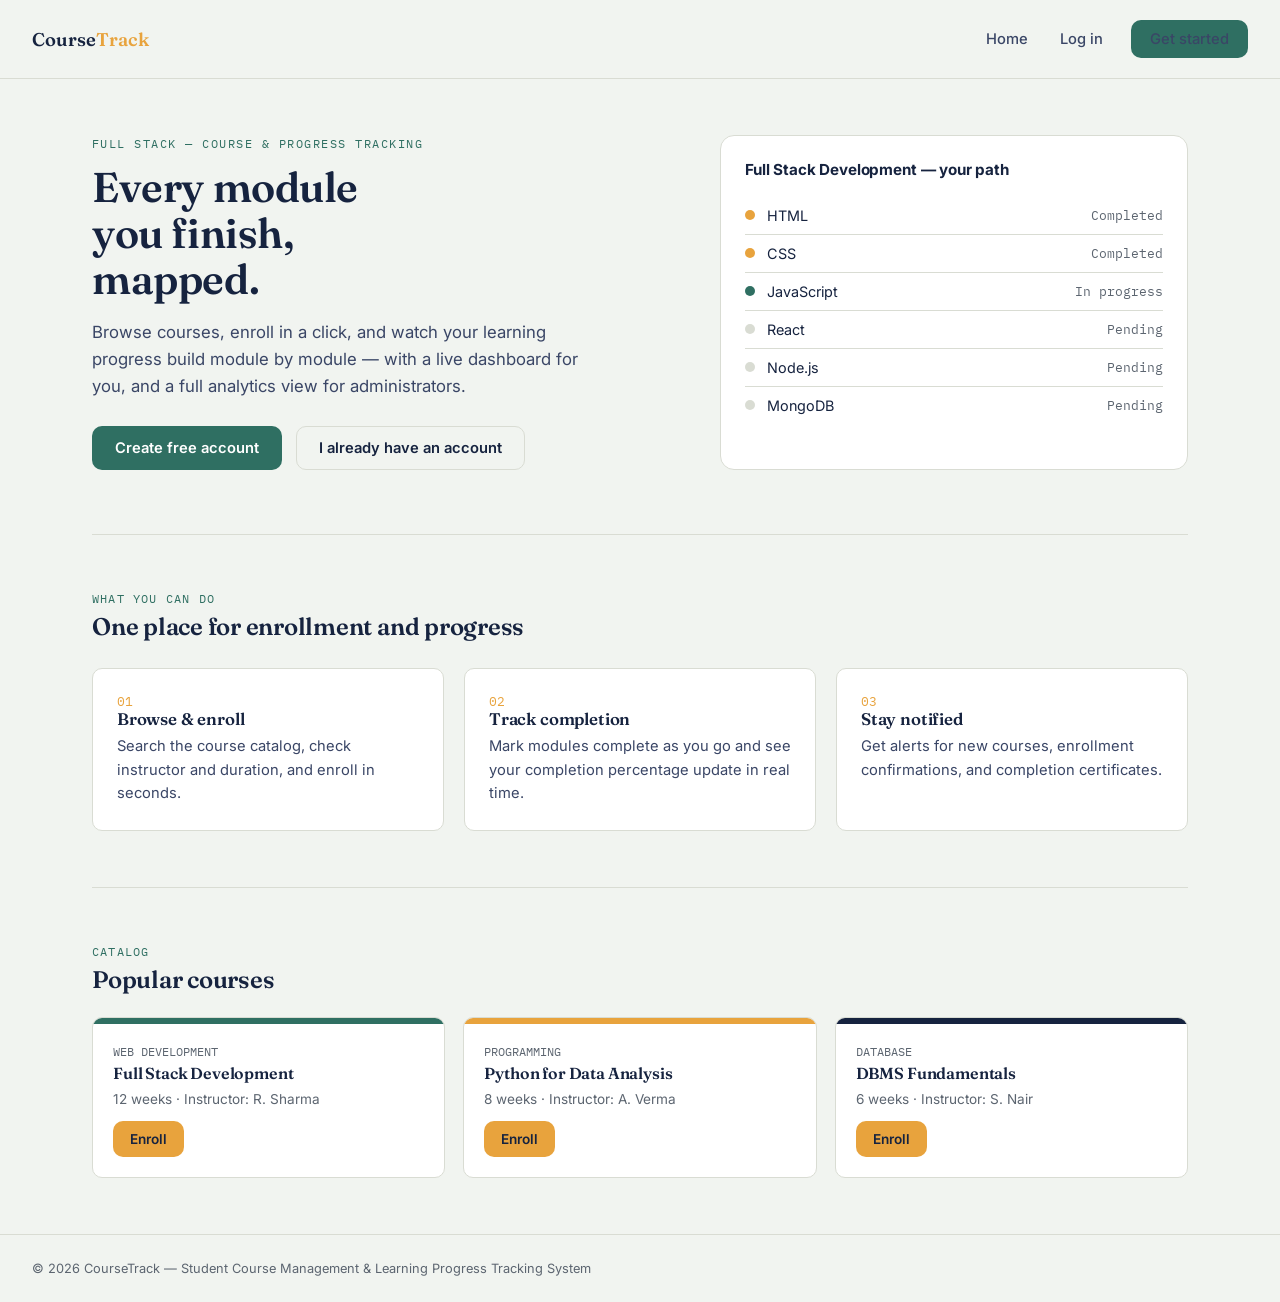
<file: index.html>
<!DOCTYPE html>
<html lang="en">
<head>
<meta charset="UTF-8">
<meta name="viewport" content="width=device-width, initial-scale=1.0">
<title>CourseTrack — Learn, enroll, track your progress</title>
<link rel="stylesheet" href="css/style.css">
</head>
<body>

  <header class="topbar">
    <div class="brand">Course<span>Track</span></div>
    <nav>
      <a href="index.html">Home</a>
      <a href="login.html">Log in</a>
      <a href="register.html" class="btn btn-primary" style="margin-left:24px; padding:9px 18px;">Get started</a>
    </nav>
  </header>

  <main style="max-width:1160px; margin:0 auto; padding: 0 32px;">

    <section class="hero">
      <div>
        <div class="eyebrow">Full stack — course &amp; progress tracking</div>
        <h1>Every module you finish, mapped.</h1>
        <p class="lede">Browse courses, enroll in a click, and watch your learning progress build module by module — with a live dashboard for you, and a full analytics view for administrators.</p>
        <div class="hero-actions">
          <a href="register.html" class="btn btn-primary">Create free account</a>
          <a href="login.html" class="btn btn-ghost">I already have an account</a>
        </div>
      </div>

      <div class="ladder">
        <h3>Full Stack Development — your path</h3>
        <div class="rung"><span class="dot on"></span> HTML <span class="pct">Completed</span></div>
        <div class="rung"><span class="dot on"></span> CSS <span class="pct">Completed</span></div>
        <div class="rung"><span class="dot mid"></span> JavaScript <span class="pct">In progress</span></div>
        <div class="rung"><span class="dot"></span> React <span class="pct">Pending</span></div>
        <div class="rung"><span class="dot"></span> Node.js <span class="pct">Pending</span></div>
        <div class="rung"><span class="dot"></span> MongoDB <span class="pct">Pending</span></div>
      </div>
    </section>

    <section class="section">
      <div class="eyebrow">What you can do</div>
      <h2>One place for enrollment and progress</h2>
      <div class="grid-3">
        <div class="card">
          <div class="num">01</div>
          <h3>Browse &amp; enroll</h3>
          <p>Search the course catalog, check instructor and duration, and enroll in seconds.</p>
        </div>
        <div class="card">
          <div class="num">02</div>
          <h3>Track completion</h3>
          <p>Mark modules complete as you go and see your completion percentage update in real time.</p>
        </div>
        <div class="card">
          <div class="num">03</div>
          <h3>Stay notified</h3>
          <p>Get alerts for new courses, enrollment confirmations, and completion certificates.</p>
        </div>
      </div>
    </section>

    <section class="section">
      <div class="eyebrow">Catalog</div>
      <h2>Popular courses</h2>
      <div class="course-list">
        <div class="course">
          <div class="band" style="background:var(--teal)"></div>
          <div class="course-body">
            <div class="cat">Web Development</div>
            <h3>Full Stack Development</h3>
            <div class="meta">12 weeks · Instructor: R. Sharma</div>
            <a href="register.html" class="btn btn-amber" style="padding:9px 16px; font-size:.85rem;">Enroll</a>
          </div>
        </div>
        <div class="course">
          <div class="band" style="background:var(--amber)"></div>
          <div class="course-body">
            <div class="cat">Programming</div>
            <h3>Python for Data Analysis</h3>
            <div class="meta">8 weeks · Instructor: A. Verma</div>
            <a href="register.html" class="btn btn-amber" style="padding:9px 16px; font-size:.85rem;">Enroll</a>
          </div>
        </div>
        <div class="course">
          <div class="band" style="background:var(--ink)"></div>
          <div class="course-body">
            <div class="cat">Database</div>
            <h3>DBMS Fundamentals</h3>
            <div class="meta">6 weeks · Instructor: S. Nair</div>
            <a href="register.html" class="btn btn-amber" style="padding:9px 16px; font-size:.85rem;">Enroll</a>
          </div>
        </div>
      </div>
    </section>

  </main>

  <footer>© 2026 CourseTrack — Student Course Management &amp; Learning Progress Tracking System</footer>

</body>
</html>
</file>
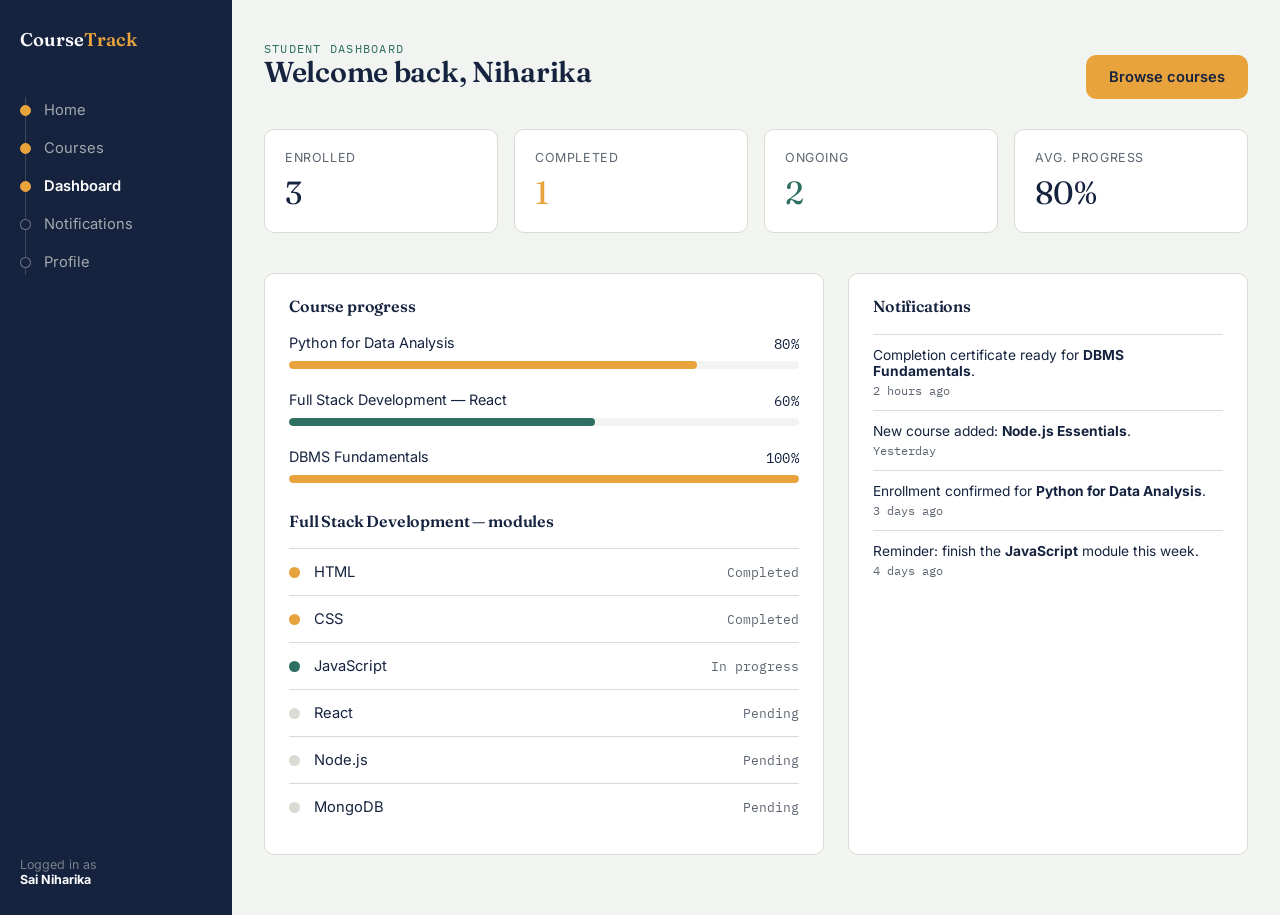
<file: dashboard.html>
<!DOCTYPE html>
<html lang="en">
<head>
<meta charset="UTF-8">
<meta name="viewport" content="width=device-width, initial-scale=1.0">
<title>Dashboard — CourseTrack</title>
<link rel="stylesheet" href="css/style.css">
</head>
<body>

  <div class="shell">

    <aside class="sidenav">
      <div class="brand">Course<span>Track</span></div>
      <nav class="spine">
        <a class="done">Home</a>
        <a class="done">Courses</a>
        <a class="active">Dashboard</a>
        <a>Notifications</a>
        <a>Profile</a>
      </nav>
      <div class="side-foot">Logged in as<br><strong style="color:#fff;">Sai Niharika</strong></div>
    </aside>

    <main>
      <div class="dash-head">
        <div>
          <div class="eyebrow">Student dashboard</div>
          <h1 style="font-size:1.8rem;">Welcome back, Niharika</h1>
        </div>
        <a href="index.html" class="btn btn-amber">Browse courses</a>
      </div>

      <div class="stat-row">
        <div class="stat">
          <div class="label">Enrolled</div>
          <div class="value">3</div>
        </div>
        <div class="stat">
          <div class="label">Completed</div>
          <div class="value amber">1</div>
        </div>
        <div class="stat">
          <div class="label">Ongoing</div>
          <div class="value teal">2</div>
        </div>
        <div class="stat">
          <div class="label">Avg. progress</div>
          <div class="value">80%</div>
        </div>
      </div>

      <div class="dash-grid">

        <div class="panel">
          <h3>Course progress</h3>

          <div style="margin-bottom:22px;">
            <div style="display:flex; justify-content:space-between; font-size:.9rem;">
              <span>Python for Data Analysis</span><span class="mono">80%</span>
            </div>
            <div class="progress-track"><div class="progress-fill amber" style="width:80%;"></div></div>
          </div>

          <div style="margin-bottom:22px;">
            <div style="display:flex; justify-content:space-between; font-size:.9rem;">
              <span>Full Stack Development — React</span><span class="mono">60%</span>
            </div>
            <div class="progress-track"><div class="progress-fill" style="width:60%;"></div></div>
          </div>

          <div style="margin-bottom:10px;">
            <div style="display:flex; justify-content:space-between; font-size:.9rem;">
              <span>DBMS Fundamentals</span><span class="mono">100%</span>
            </div>
            <div class="progress-track"><div class="progress-fill amber" style="width:100%;"></div></div>
          </div>

          <h3 style="margin-top:30px;">Full Stack Development — modules</h3>
          <div class="module-row"><span class="m-dot done"></span><span class="m-name">HTML</span><span class="m-pct">Completed</span></div>
          <div class="module-row"><span class="m-dot done"></span><span class="m-name">CSS</span><span class="m-pct">Completed</span></div>
          <div class="module-row"><span class="m-dot active"></span><span class="m-name">JavaScript</span><span class="m-pct">In progress</span></div>
          <div class="module-row"><span class="m-dot"></span><span class="m-name">React</span><span class="m-pct">Pending</span></div>
          <div class="module-row"><span class="m-dot"></span><span class="m-name">Node.js</span><span class="m-pct">Pending</span></div>
          <div class="module-row"><span class="m-dot"></span><span class="m-name">MongoDB</span><span class="m-pct">Pending</span></div>
        </div>

        <div class="panel">
          <h3>Notifications</h3>
          <div class="notice-item">
            Completion certificate ready for <strong>DBMS Fundamentals</strong>.
            <span class="time">2 hours ago</span>
          </div>
          <div class="notice-item">
            New course added: <strong>Node.js Essentials</strong>.
            <span class="time">Yesterday</span>
          </div>
          <div class="notice-item">
            Enrollment confirmed for <strong>Python for Data Analysis</strong>.
            <span class="time">3 days ago</span>
          </div>
          <div class="notice-item">
            Reminder: finish the <strong>JavaScript</strong> module this week.
            <span class="time">4 days ago</span>
          </div>
        </div>

      </div>
    </main>

  </div>

</body>
</html>
</file>
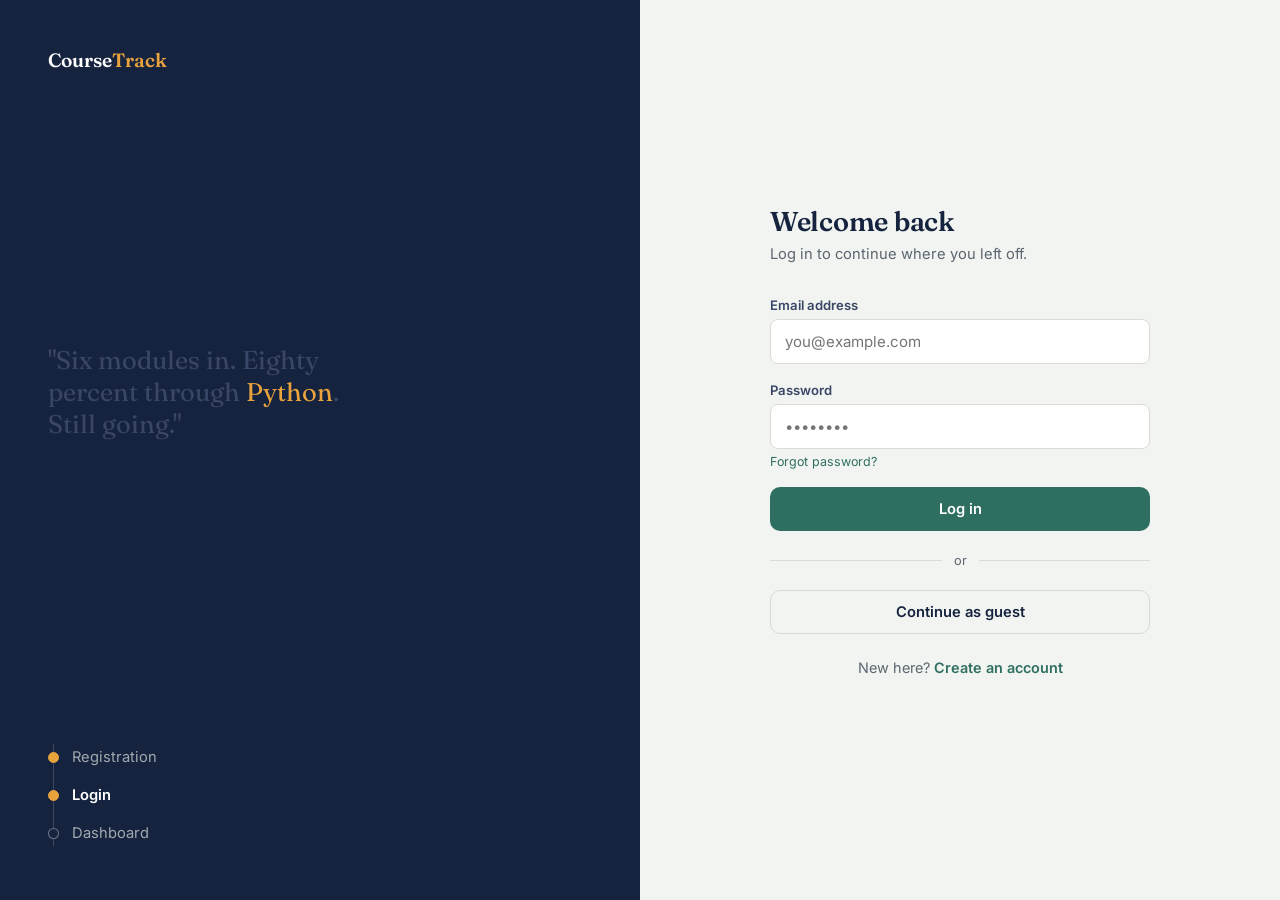
<file: login.html>
<!DOCTYPE html>
<html lang="en">
<head>
<meta charset="UTF-8">
<meta name="viewport" content="width=device-width, initial-scale=1.0">
<title>Log in — CourseTrack</title>
<link rel="stylesheet" href="css/style.css">
</head>
<body>

  <div class="auth-shell">

    <div class="auth-visual">
      <div class="brand">Course<span style="color:var(--amber)">Track</span></div>
      <div>
        <p class="quote">"Six modules in. Eighty percent through <span>Python</span>. Still going."</p>
      </div>
      <div class="spine">
        <a class="done">Registration</a>
        <a class="active">Login</a>
        <a>Dashboard</a>
      </div>
    </div>

    <div class="auth-form-wrap">
      <form class="auth-form" onsubmit="return false;">
        <h1>Welcome back</h1>
        <p class="sub">Log in to continue where you left off.</p>

        <div class="field">
          <label for="email">Email address</label>
          <input type="email" id="email" name="email" placeholder="you@example.com" required>
        </div>

        <div class="field">
          <label for="password">Password</label>
          <input type="password" id="password" name="password" placeholder="••••••••" required>
          <div class="hint"><a href="#" style="color:var(--teal); text-decoration:none;">Forgot password?</a></div>
        </div>

        <button type="submit" class="btn btn-primary btn-block">Log in</button>

        <div class="divider">or</div>

        <button type="button" class="btn btn-ghost btn-block">Continue as guest</button>

        <p class="auth-alt">New here? <a href="register.html">Create an account</a></p>
      </form>
    </div>

  </div>

</body>
</html>
</file>
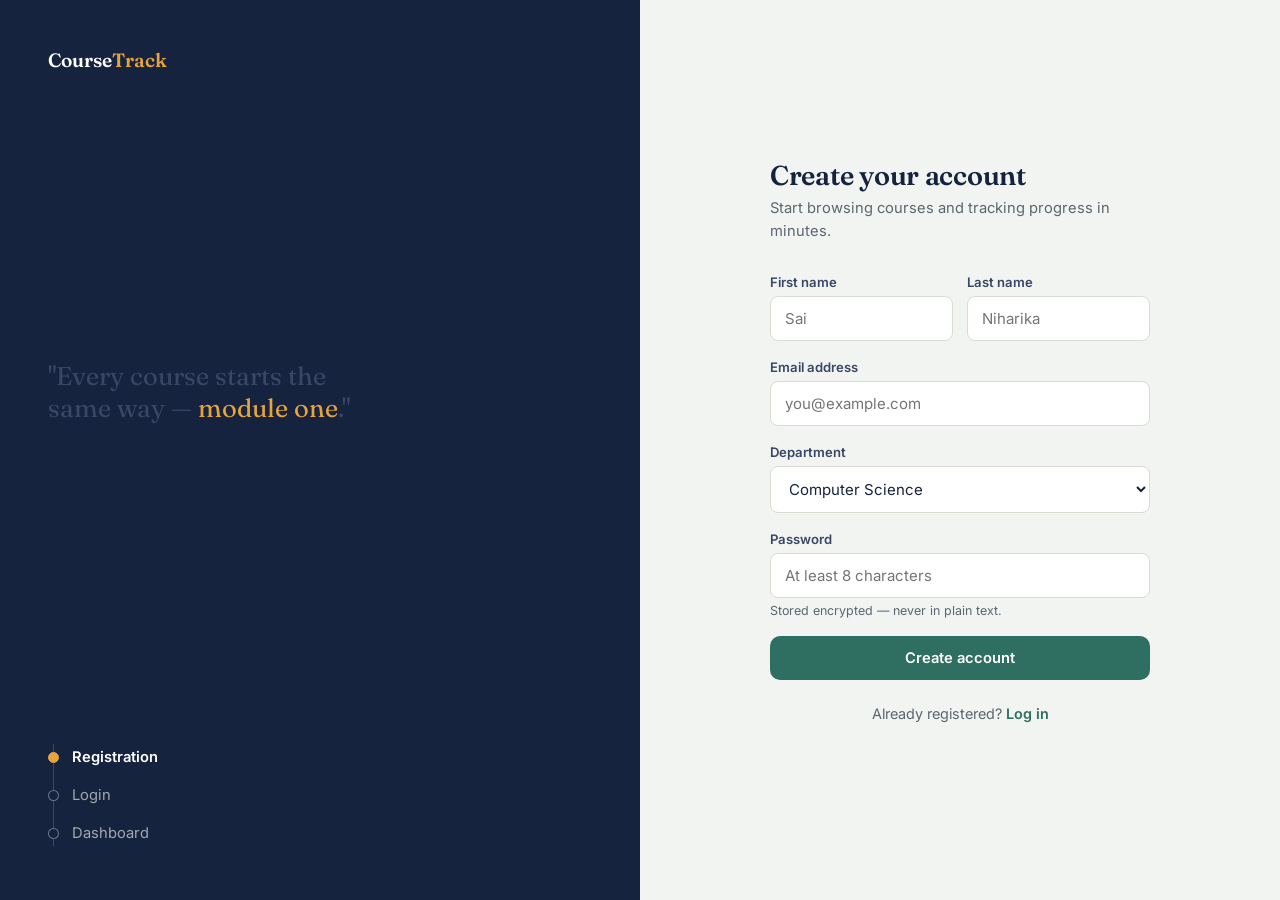
<file: register.html>
<!DOCTYPE html>
<html lang="en">
<head>
<meta charset="UTF-8">
<meta name="viewport" content="width=device-width, initial-scale=1.0">
<title>Create account — CourseTrack</title>
<link rel="stylesheet" href="css/style.css">
</head>
<body>

  <div class="auth-shell">

    <div class="auth-visual">
      <div class="brand">Course<span style="color:var(--amber)">Track</span></div>
      <div>
        <p class="quote">"Every course starts the same way — <span>module one</span>."</p>
      </div>
      <div class="spine">
        <a class="active">Registration</a>
        <a>Login</a>
        <a>Dashboard</a>
      </div>
    </div>

    <div class="auth-form-wrap">
      <form class="auth-form" onsubmit="return false;">
        <h1>Create your account</h1>
        <p class="sub">Start browsing courses and tracking progress in minutes.</p>

        <div class="row-2">
          <div class="field">
            <label for="fname">First name</label>
            <input type="text" id="fname" name="fname" placeholder="Sai" required>
          </div>
          <div class="field">
            <label for="lname">Last name</label>
            <input type="text" id="lname" name="lname" placeholder="Niharika" required>
          </div>
        </div>

        <div class="field">
          <label for="email">Email address</label>
          <input type="email" id="email" name="email" placeholder="you@example.com" required>
        </div>

        <div class="field">
          <label for="dept">Department</label>
          <select id="dept" name="dept">
            <option>Computer Science</option>
            <option>Information Technology</option>
            <option>Electronics</option>
            <option>Mechanical</option>
            <option>Other</option>
          </select>
        </div>

        <div class="field">
          <label for="password">Password</label>
          <input type="password" id="password" name="password" placeholder="At least 8 characters" required>
          <div class="hint">Stored encrypted — never in plain text.</div>
        </div>

        <button type="submit" class="btn btn-primary btn-block">Create account</button>

        <p class="auth-alt">Already registered? <a href="login.html">Log in</a></p>
      </form>
    </div>

  </div>

</body>
</html>
</file>
<file: css/style.css>
/* =========================================================
   Student Course Management & Learning Progress Tracker
   Design tokens
   ========================================================= */

@import url('https://fonts.googleapis.com/css2?family=Fraunces:opsz,wght@9..144,400;9..144,500;9..144,600;9..144,700&family=Inter:wght@400;500;600;700&family=IBM+Plex+Mono:wght@400;500&display=swap');

:root{
  /* color */
  --ink:        #16233F;   /* deep navy - text, nav */
  --ink-soft:   #3A4666;
  --paper:      #F1F4F0;   /* cool paper background */
  --paper-raised: #FFFFFF;
  --amber:      #E8A33D;   /* progress / completion accent */
  --teal:       #2F6F62;   /* growth / enroll / secondary actions */
  --line:       #D9DCD3;
  --muted:      #5C6570;
  --danger:     #B4483A;

  /* type */
  --display: 'Fraunces', serif;
  --body: 'Inter', sans-serif;
  --mono: 'IBM Plex Mono', monospace;

  /* layout */
  --radius: 10px;
  --gutter: 32px;
}

*{ box-sizing: border-box; }
html{ scroll-behavior: smooth; }

body{
  margin:0;
  font-family: var(--body);
  color: var(--ink);
  background: var(--paper);
  -webkit-font-smoothing: antialiased;
}

h1,h2,h3{
  font-family: var(--display);
  font-weight: 600;
  line-height: 1.1;
  margin: 0 0 .4em;
  letter-spacing: -0.01em;
}

p{ line-height: 1.6; color: var(--ink-soft); margin: 0 0 1em; }
a{ color: inherit; }

.mono{ font-family: var(--mono); letter-spacing: .02em; }

/* ---------- shell / nav ---------- */
.shell{ display:flex; min-height:100vh; }

.sidenav{
  width: 232px;
  flex-shrink:0;
  background: var(--ink);
  color: #EDEFE9;
  padding: 28px 20px;
  display:flex;
  flex-direction:column;
  gap: 40px;
}
.brand{
  font-family: var(--display);
  font-size: 1.15rem;
  font-weight: 600;
  color: #fff;
}
.brand span{ color: var(--amber); }

/* signature element: the "progress spine" -
   a vertical line of module markers used as the primary nav.
   It mirrors the app's core idea: courses are journeys of
   sequential modules, and this is the same shape used again,
   functionally, on the dashboard progress rail. */
.spine{ position:relative; padding-left: 24px; }
.spine::before{
  content:"";
  position:absolute; left:5px; top:6px; bottom:6px;
  width:1px; background: rgba(237,239,233,.18);
}
.spine a{
  position:relative;
  display:block;
  padding: 10px 0;
  font-size: .92rem;
  color: rgba(237,239,233,.65);
  text-decoration:none;
  transition: color .15s ease;
}
.spine a::before{
  content:"";
  position:absolute; left:-24px; top:14px;
  width:9px; height:9px; border-radius:50%;
  background: var(--ink);
  border: 1px solid rgba(237,239,233,.4);
}
.spine a.done::before{ background: var(--amber); border-color: var(--amber); }
.spine a.active{ color:#fff; font-weight:600; }
.spine a.active::before{ background: var(--amber); border-color: var(--amber); }
.spine a:hover{ color:#fff; }

.side-foot{ margin-top:auto; font-size:.78rem; color: rgba(237,239,233,.45); }

main{ flex:1; padding: 40px var(--gutter) 60px; max-width: 1160px; }

/* ---------- top bar (public pages) ---------- */
.topbar{
  display:flex; align-items:center; justify-content:space-between;
  padding: 20px var(--gutter);
  border-bottom: 1px solid var(--line);
}
.topbar .brand{ color: var(--ink); }
.topbar .brand span{ color: var(--amber); }
.topbar nav a{
  text-decoration:none; color: var(--ink-soft); font-size:.92rem;
  margin-left: 28px; font-weight:500;
}
.topbar nav a:hover{ color: var(--ink); }

/* ---------- buttons ---------- */
.btn{
  display:inline-flex; align-items:center; gap:8px;
  padding: 12px 22px;
  border-radius: var(--radius);
  border: 1px solid transparent;
  font-family: var(--body); font-weight:600; font-size:.92rem;
  cursor:pointer; text-decoration:none;
  transition: transform .12s ease, background .15s ease;
}
.btn:active{ transform: translateY(1px); }
.btn-primary{ background: var(--teal); color:#fff; }
.btn-primary:hover{ background:#285c50; }
.btn-amber{ background: var(--amber); color: var(--ink); }
.btn-amber:hover{ background:#d99327; }
.btn-ghost{ background: transparent; border-color: var(--line); color: var(--ink); }
.btn-ghost:hover{ border-color: var(--ink-soft); }
.btn-block{ width:100%; justify-content:center; }

/* ---------- hero (home) ---------- */
.hero{
  display:grid; grid-template-columns: 1.1fr .9fr; gap: 56px;
  padding: 56px 0 64px; border-bottom: 1px solid var(--line);
}
.hero .eyebrow{
  font-family: var(--mono); font-size:.78rem; color: var(--teal);
  text-transform: uppercase; letter-spacing:.12em; margin-bottom:14px;
}
.hero h1{ font-size: 2.6rem; max-width: 11ch; }
.hero p.lede{ font-size: 1.05rem; max-width: 46ch; }
.hero-actions{ display:flex; gap:14px; margin-top: 26px; }

/* module ladder graphic in hero */
.ladder{
  background: var(--paper-raised);
  border: 1px solid var(--line);
  border-radius: 14px;
  padding: 26px 24px;
}
.ladder h3{ font-size: .95rem; font-family: var(--body); font-weight:700; margin-bottom: 18px; }
.rung{
  display:flex; align-items:center; gap:12px;
  padding: 10px 0;
  border-top: 1px solid var(--line);
  font-size: .9rem;
}
.rung:first-of-type{ border-top:none; }
.dot{ width:10px; height:10px; border-radius:50%; background: var(--line); flex-shrink:0; }
.dot.on{ background: var(--amber); }
.dot.mid{ background: var(--teal); }
.rung .pct{ margin-left:auto; font-family: var(--mono); color: var(--muted); font-size:.82rem; }

/* ---------- sections / cards ---------- */
.section{ padding: 56px 0; border-bottom: 1px solid var(--line); }
.section:last-of-type{ border-bottom:none; }
.section .eyebrow{
  font-family: var(--mono); font-size:.75rem; color: var(--teal);
  text-transform: uppercase; letter-spacing:.1em; margin-bottom: 8px;
}
.grid-3{ display:grid; grid-template-columns: repeat(3,1fr); gap: 20px; margin-top: 28px; }
.card{
  background: var(--paper-raised);
  border: 1px solid var(--line);
  border-radius: var(--radius);
  padding: 24px;
}
.card h3{ font-size: 1.05rem; }
.card .num{ font-family: var(--mono); color: var(--amber); font-size:.8rem; }
.card p{ font-size: .92rem; margin-bottom:0; }

/* course cards */
.course-list{ display:grid; grid-template-columns: repeat(3,1fr); gap: 18px; margin-top:24px; }
.course{
  background: var(--paper-raised); border:1px solid var(--line);
  border-radius: var(--radius); overflow:hidden;
}
.course .band{ height:6px; background: var(--teal); }
.course-body{ padding:20px; }
.course .cat{ font-family: var(--mono); font-size:.72rem; color: var(--muted); text-transform:uppercase; }
.course h3{ font-size:1rem; margin: 6px 0 8px; }
.course .meta{ font-size:.85rem; color: var(--muted); margin-bottom:14px; }

/* ---------- auth pages ---------- */
.auth-shell{
  min-height:100vh; display:grid; grid-template-columns: 1fr 1fr;
}
.auth-visual{
  background: var(--ink); color:#EDEFE9; padding: 48px;
  display:flex; flex-direction:column; justify-content:space-between;
}
.auth-visual .brand{ color:#fff; font-size:1.2rem; }
.auth-visual .quote{ font-family: var(--display); font-size:1.6rem; max-width: 20ch; line-height:1.25; }
.auth-visual .quote span{ color: var(--amber); }
.auth-visual .spine{ padding-left:24px; }

.auth-form-wrap{
  display:flex; align-items:center; justify-content:center; padding: 40px;
}
.auth-form{ width:100%; max-width: 380px; }
.auth-form h1{ font-size: 1.7rem; margin-bottom:6px; }
.auth-form .sub{ font-size:.92rem; color: var(--muted); margin-bottom: 30px; }

.field{ margin-bottom: 18px; }
.field label{
  display:block; font-size:.82rem; font-weight:600; margin-bottom:6px; color: var(--ink-soft);
}
.field input, .field select{
  width:100%; padding: 12px 14px;
  border:1px solid var(--line); border-radius: 8px;
  font-family: var(--body); font-size:.94rem; background: var(--paper-raised);
  color: var(--ink);
}
.field input:focus, .field select:focus{
  outline: 2px solid var(--teal); outline-offset:1px; border-color: var(--teal);
}
.field .hint{ font-size:.78rem; color: var(--muted); margin-top:5px; }
.row-2{ display:grid; grid-template-columns:1fr 1fr; gap:14px; }

.auth-alt{ margin-top: 22px; font-size:.9rem; color: var(--muted); text-align:center; }
.auth-alt a{ color: var(--teal); font-weight:600; text-decoration:none; }
.auth-alt a:hover{ text-decoration:underline; }

.divider{ display:flex; align-items:center; gap:12px; margin: 22px 0; color: var(--muted); font-size:.8rem; }
.divider::before, .divider::after{ content:""; flex:1; height:1px; background: var(--line); }

/* ---------- dashboard ---------- */
.dash-head{ display:flex; justify-content:space-between; align-items:flex-end; margin-bottom: 30px; }
.dash-head .eyebrow{ font-family: var(--mono); color: var(--teal); font-size:.78rem; text-transform:uppercase; letter-spacing:.1em; }
.stat-row{ display:grid; grid-template-columns: repeat(4,1fr); gap:16px; margin-bottom: 40px; }
.stat{
  background: var(--paper-raised); border:1px solid var(--line); border-radius: var(--radius);
  padding: 20px;
}
.stat .label{ font-size:.78rem; color: var(--muted); text-transform:uppercase; letter-spacing:.05em; margin-bottom:8px; }
.stat .value{ font-family: var(--display); font-size:2rem; }
.stat .value.amber{ color: var(--amber); }
.stat .value.teal{ color: var(--teal); }

.dash-grid{ display:grid; grid-template-columns: 1.4fr 1fr; gap: 24px; }
.panel{
  background: var(--paper-raised); border:1px solid var(--line); border-radius: var(--radius);
  padding: 24px;
}
.panel h3{ font-size:1rem; margin-bottom: 18px; }

.progress-track{
  height:8px; background: var(--paper); border-radius:99px; overflow:hidden; margin: 8px 0 4px;
}
.progress-fill{ height:100%; background: var(--teal); border-radius:99px; }
.progress-fill.amber{ background: var(--amber); }

.module-row{
  display:flex; align-items:center; gap:14px; padding: 14px 0; border-top:1px solid var(--line);
}
.module-row:first-child{ border-top:none; }
.module-row .m-dot{ width:11px; height:11px; border-radius:50%; background: var(--line); flex-shrink:0; }
.module-row .m-dot.done{ background: var(--amber); }
.module-row .m-dot.active{ background: var(--teal); }
.module-row .m-name{ flex:1; font-size:.92rem; }
.module-row .m-pct{ font-family: var(--mono); font-size:.8rem; color: var(--muted); }

.notice-item{ padding: 12px 0; border-top:1px solid var(--line); font-size:.86rem; }
.notice-item:first-child{ border-top:none; }
.notice-item .time{ display:block; font-family: var(--mono); font-size:.72rem; color: var(--muted); margin-top:4px; }

/* ---------- footer ---------- */
footer{ padding: 26px var(--gutter); border-top:1px solid var(--line); font-size:.8rem; color: var(--muted); }

/* ---------- responsive ---------- */
@media (max-width: 900px){
  .shell{ flex-direction:column; }
  .sidenav{ width:100%; flex-direction:row; align-items:center; padding:16px 20px; }
  .spine{ display:none; }
  .hero{ grid-template-columns: 1fr; }
  .grid-3, .course-list, .stat-row{ grid-template-columns: 1fr 1fr; }
  .dash-grid{ grid-template-columns: 1fr; }
  .auth-shell{ grid-template-columns: 1fr; }
  .auth-visual{ display:none; }
}
@media (max-width: 560px){
  .grid-3, .course-list, .stat-row, .row-2{ grid-template-columns: 1fr; }
}
</file>
